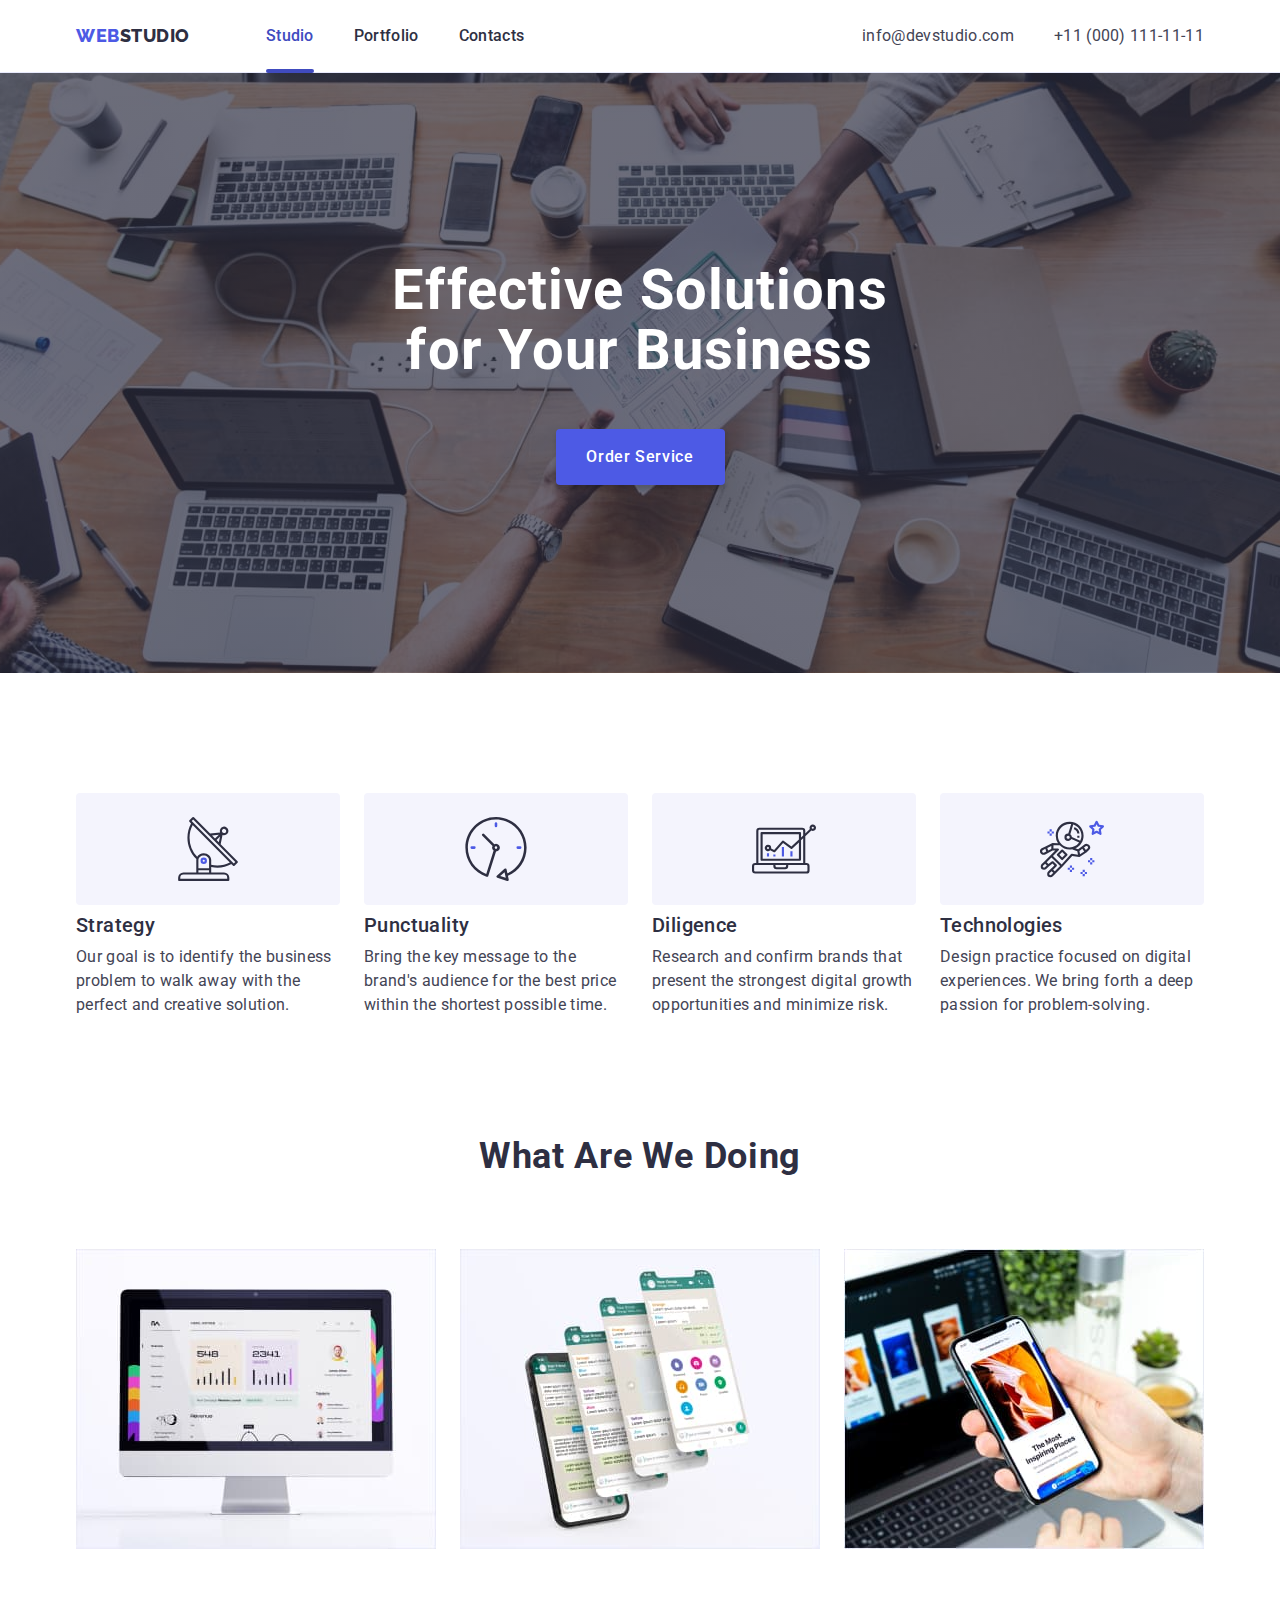
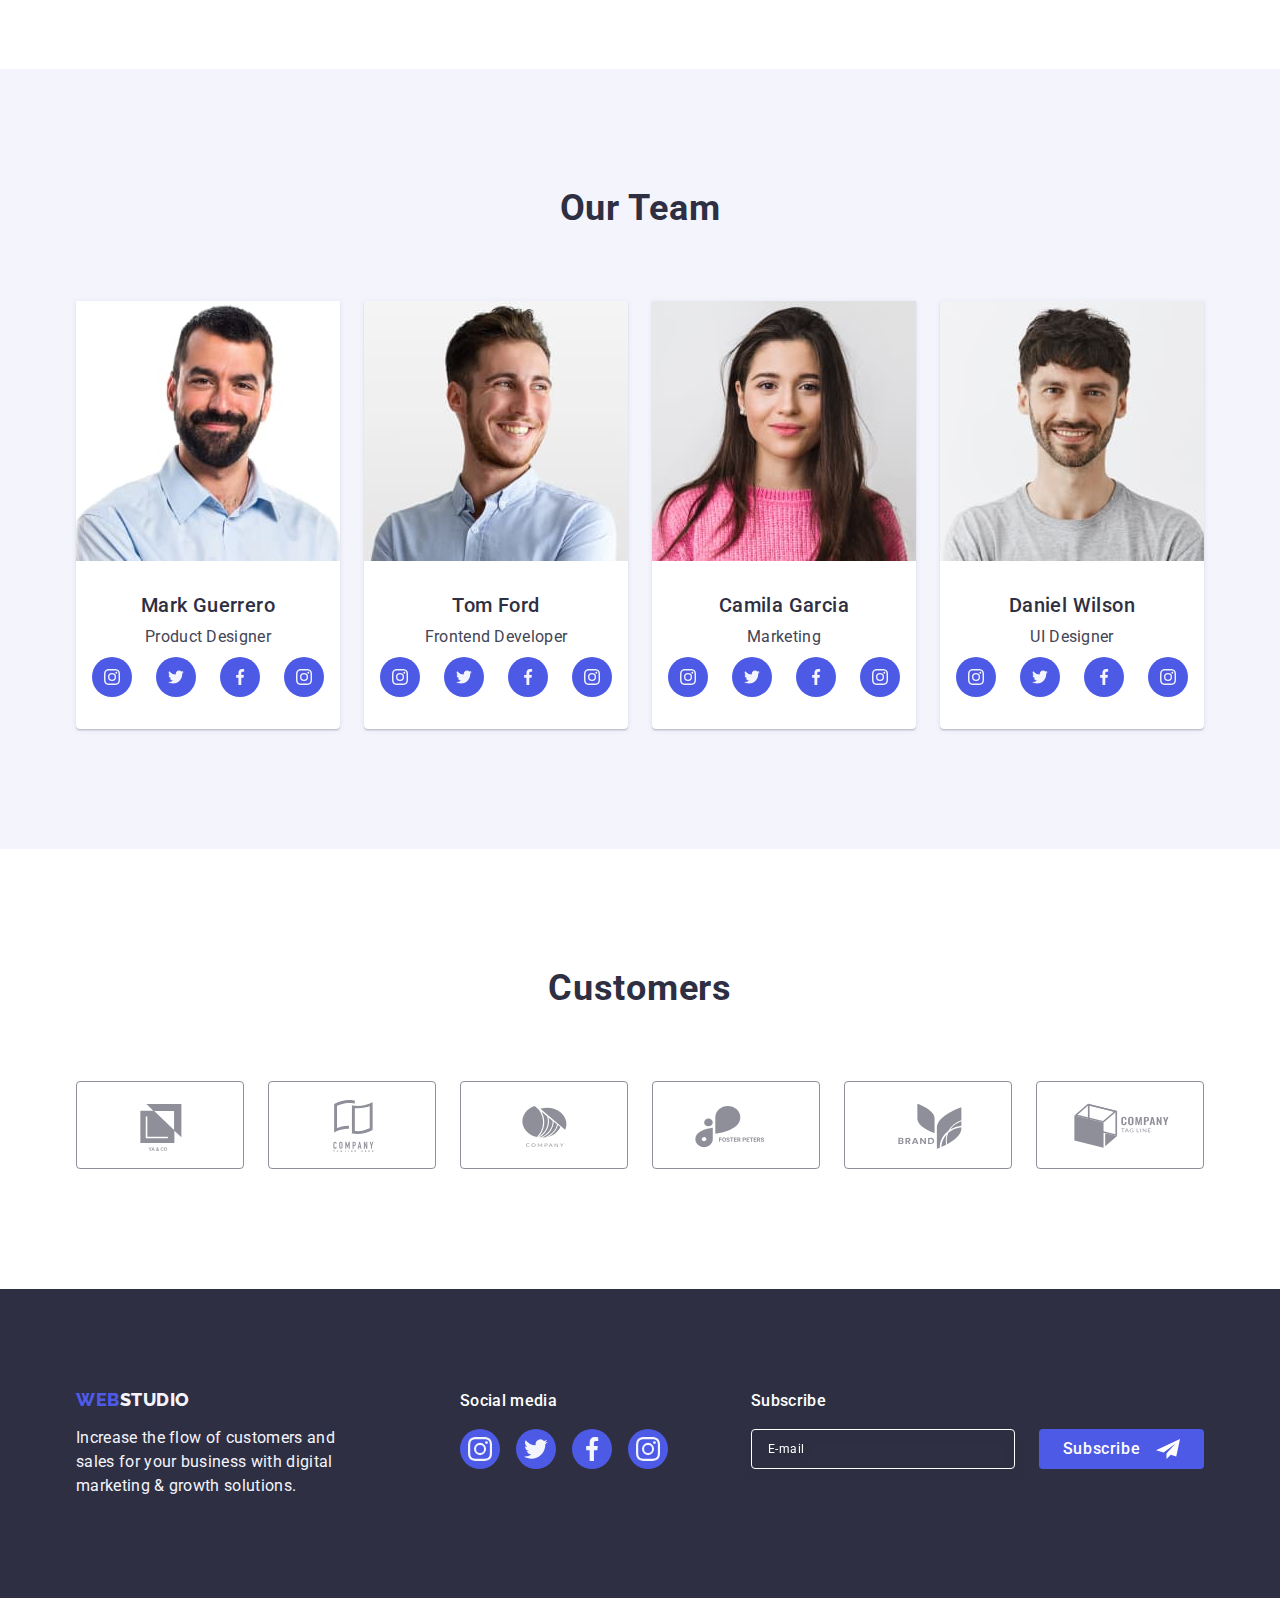
<file: index.html>
<!DOCTYPE html>
<html lang="en">
  <head>
    <meta charset="UTF-8" />
    <meta http-equiv="X-UA-Compatible" content="IE=edge" />
    <meta name="viewport" content="width=device-width, initial-scale=1.0" />
    <title>WEBSTUDIO</title>

    <link rel="preconnect" href="https://fonts.googleapis.com" />
    <link rel="preconnect" href="https://fonts.gstatic.com" crossorigin />
    <link
      href="https://fonts.googleapis.com/css2?family=Raleway:wght@800&family=Roboto:wght@400;500;700;900&display=swap"
      rel="stylesheet"
    />

    <link
      rel="stylesheet"
      href="https://cdnjs.cloudflare.com/ajax/libs/modern-normalize/2.0.0/modern-normalize.min.css"
    />
    <link rel="stylesheet" href="./css/styles.css" />
  </head>

  <body>
    <!-- HEADER  -->
    <header class="header">
      <div class="container header-container">
        <nav class="nav-container">
          <a href="./index.html" class="logo link"
            >Web<span class="header-logo">Studio</span></a
          >
          <ul class="list nav-menu">
            <li class="nav-item">
              <a href="./index.html" class="nav-link link current-page"
                >Studio</a
              >
            </li>
            <li class="nav-item">
              <a href="./portfolio.html" class="nav-link link">Portfolio</a>
            </li>
            <li class="nav-item">
              <a href="" class="nav-link link">Contacts</a>
            </li>
          </ul>
        </nav>
        <address class="contact-info">
          <ul class="list contact-list">
            <li>
              <a href="mailto:info@devstudio.com" class="contact-item link"
                >info@devstudio.com</a
              >
            </li>
            <li>
              <a href="tel:+110001111111" class="contact-item link"
                >+11 (000) 111-11-11</a
              >
            </li>
          </ul>
        </address>
      </div>
    </header>
    <main>
      <!-- HERO -->
      <section class="hero">
        <div class="container">
          <h1 class="hero-title">Effective Solutions for Your Business</h1>
          <button type="button" class="hero-button" data-modal-open>
            Order Service
          </button>
        </div>
      </section>
      <!-- FEATURES  -->
      <section class="features section">
        <div class="container">
          <h2 class="features-title section-title visually-hidden">Features</h2>
          <ul class="list features-container">
            <li class="features-card">
              <div class="features-card-image">
                <svg width="64" height="64">
                  <use href="./images/icons.svg#icon-antenna"></use>
                </svg>
              </div>
              <h3 class="features-subtitle subtitle">Strategy</h3>
              <p class="features-text text">
                Our goal is to identify the business problem to walk away with
                the perfect and creative solution.
              </p>
            </li>
            <li class="features-card">
              <div class="features-card-image">
                <svg width="64" height="64">
                  <use href="./images/icons.svg#icon-clock"></use>
                </svg>
              </div>
              <h3 class="features-subtitle subtitle">Punctuality</h3>
              <p class="features-text text">
                Bring the key message to the brand's audience for the best price
                within the shortest possible time.
              </p>
            </li>
            <li class="features-card">
              <div class="features-card-image">
                <svg width="64" height="64">
                  <use href="./images/icons.svg#icon-diagram"></use>
                </svg>
              </div>
              <h3 class="features-subtitle subtitle">Diligence</h3>
              <p class="features-text text">
                Research and confirm brands that present the strongest digital
                growth opportunities and minimize risk.
              </p>
            </li>
            <li class="features-card">
              <div class="features-card-image">
                <svg width="64" height="64">
                  <use href="./images/icons.svg#icon-astronaut"></use>
                </svg>
              </div>
              <h3 class="features-subtitle subtitle">Technologies</h3>
              <p class="features-text text">
                Design practice focused on digital experiences. We bring forth a
                deep passion for problem-solving.
              </p>
            </li>
          </ul>
        </div>
      </section>
      <!-- SERVICES -->
      <section class="services section">
        <div class="container">
          <h2 class="services-title section-title">What are we doing</h2>
          <ul class="list services-list">
            <li class="services-item">
              <img
                src="./images/services/computer.jpg"
                alt="Computer monitor"
                width="360"
              />
            </li>
            <li class="services-item">
              <img
                src="./images/services/apps.jpg"
                alt="Phone apps"
                width="360"
              />
            </li>
            <li class="services-item">
              <img
                src="./images/services/phone.jpg"
                alt="Someone hold the phone"
                width="360"
              />
            </li>
          </ul>
        </div>
      </section>
      <!-- OUR TEAM  -->
      <section class="our-team section">
        <div class="container">
          <h2 class="our-team-title section-title">Our Team</h2>
          <ul class="list our-team-list">
            <li class="member-card">
              <img
                src="./images/our-team/mark-guerrero.jpg"
                alt="Team member Mark Guerrero"
                width="264"
              />
              <div class="team-card-text">
                <h3 class="subtitle our-team-subtitle">Mark Guerrero</h3>
                <p class="text our-team-text">Product Designer</p>
                <ul class="list social-media-list">
                  <li class="social-media-item">
                    <a
                      class="link social-media-link"
                      href=""
                      target="_blank"
                      rel="noreferrer noopener"
                    >
                      <svg class="social-media-icon" width="16" height="16">
                        <use href="./images/icons.svg#icon-instagram"></use>
                      </svg>
                    </a>
                  </li>
                  <li class="social-media-item">
                    <a
                      class="link social-media-link"
                      href=""
                      target="_blank"
                      rel="noreferrer noopener"
                    >
                      <svg class="social-media-icon" width="16" height="16">
                        <use href="./images/icons.svg#icon-twitter"></use>
                      </svg>
                    </a>
                  </li>
                  <li class="social-media-item">
                    <a
                      class="link social-media-link"
                      href=""
                      target="_blank"
                      rel="noreferrer noopener"
                    >
                      <svg class="social-media-icon" width="16" height="16">
                        <use href="./images/icons.svg#icon-facebook"></use>
                      </svg>
                    </a>
                  </li>
                  <li class="social-media-item">
                    <a
                      class="link social-media-link"
                      href=""
                      target="_blank"
                      rel="noreferrer noopener"
                    >
                      <svg class="social-media-icon" width="16" height="16">
                        <use href="./images/icons.svg#icon-instagram"></use>
                      </svg>
                    </a>
                  </li>
                </ul>
              </div>
            </li>
            <li class="member-card">
              <img
                src="./images/our-team/tom-ford.jpg"
                alt="Team member Tom Ford"
                width="264"
              />
              <div class="team-card-text">
                <h3 class="subtitle our-team-subtitle">Tom Ford</h3>
                <p class="text our-team-text">Frontend Developer</p>
                <ul class="list social-media-list">
                  <li class="social-media-item">
                    <a
                      class="link social-media-link"
                      href=""
                      target="_blank"
                      rel="noreferrer noopener"
                    >
                      <svg class="social-media-icon" width="16" height="16">
                        <use href="./images/icons.svg#icon-instagram"></use>
                      </svg>
                    </a>
                  </li>
                  <li class="social-media-item">
                    <a
                      class="link social-media-link"
                      href=""
                      target="_blank"
                      rel="noreferrer noopener"
                    >
                      <svg class="social-media-icon" width="16" height="16">
                        <use href="./images/icons.svg#icon-twitter"></use>
                      </svg>
                    </a>
                  </li>
                  <li class="social-media-item">
                    <a
                      class="link social-media-link"
                      href=""
                      target="_blank"
                      rel="noreferrer noopener"
                    >
                      <svg class="social-media-icon" width="16" height="16">
                        <use href="./images/icons.svg#icon-facebook"></use>
                      </svg>
                    </a>
                  </li>
                  <li class="social-media-item">
                    <a
                      class="link social-media-link"
                      href=""
                      target="_blank"
                      rel="noreferrer noopener"
                    >
                      <svg class="social-media-icon" width="16" height="16">
                        <use href="./images/icons.svg#icon-instagram"></use>
                      </svg>
                    </a>
                  </li>
                </ul>
              </div>
            </li>
            <li class="member-card">
              <img
                src="./images/our-team/camila-garcia.jpg"
                alt="Team member Camila Garcia"
                width="264"
              />
              <div class="team-card-text">
                <h3 class="subtitle our-team-subtitle">Camila Garcia</h3>
                <p class="text our-team-text">Marketing</p>
                <ul class="list social-media-list">
                  <li class="social-media-item">
                    <a
                      class="link social-media-link"
                      href=""
                      target="_blank"
                      rel="noreferrer noopener"
                    >
                      <svg class="social-media-icon" width="16" height="16">
                        <use href="./images/icons.svg#icon-instagram"></use>
                      </svg>
                    </a>
                  </li>
                  <li class="social-media-item">
                    <a
                      class="link social-media-link"
                      href=""
                      target="_blank"
                      rel="noreferrer noopener"
                    >
                      <svg class="social-media-icon" width="16" height="16">
                        <use href="./images/icons.svg#icon-twitter"></use>
                      </svg>
                    </a>
                  </li>
                  <li class="social-media-item">
                    <a
                      class="link social-media-link"
                      href=""
                      target="_blank"
                      rel="noreferrer noopener"
                    >
                      <svg class="social-media-icon" width="16" height="16">
                        <use href="./images/icons.svg#icon-facebook"></use>
                      </svg>
                    </a>
                  </li>
                  <li class="social-media-item">
                    <a
                      class="link social-media-link"
                      href=""
                      target="_blank"
                      rel="noreferrer noopener"
                    >
                      <svg class="social-media-icon" width="16" height="16">
                        <use href="./images/icons.svg#icon-instagram"></use>
                      </svg>
                    </a>
                  </li>
                </ul>
              </div>
            </li>
            <li class="member-card">
              <img
                src="./images/our-team/daniel-wilson.jpg"
                alt="Team member Daniel Wilson"
                width="264"
              />
              <div class="team-card-text">
                <h3 class="subtitle our-team-subtitle">Daniel Wilson</h3>
                <p class="text our-team-text">UI Designer</p>
                <ul class="list social-media-list">
                  <li class="social-media-item">
                    <a
                      class="link social-media-link"
                      href=""
                      target="_blank"
                      rel="noreferrer noopener"
                    >
                      <svg class="social-media-icon" width="16" height="16">
                        <use href="./images/icons.svg#icon-instagram"></use>
                      </svg>
                    </a>
                  </li>
                  <li class="social-media-item">
                    <a
                      class="link social-media-link"
                      href=""
                      target="_blank"
                      rel="noreferrer noopener"
                    >
                      <svg class="social-media-icon" width="16" height="16">
                        <use href="./images/icons.svg#icon-twitter"></use>
                      </svg>
                    </a>
                  </li>
                  <li class="social-media-item">
                    <a
                      class="link social-media-link"
                      href=""
                      target="_blank"
                      rel="noreferrer noopener"
                    >
                      <svg class="social-media-icon" width="16" height="16">
                        <use href="./images/icons.svg#icon-facebook"></use>
                      </svg>
                    </a>
                  </li>
                  <li class="social-media-item">
                    <a
                      class="link social-media-link"
                      href=""
                      target="_blank"
                      rel="noreferrer noopener"
                    >
                      <svg class="social-media-icon" width="16" height="16">
                        <use href="./images/icons.svg#icon-instagram"></use>
                      </svg>
                    </a>
                  </li>
                </ul>
              </div>
            </li>
          </ul>
        </div>
      </section>

      <!-- CUSTOMERS  -->
      <section class="customers section">
        <div class="container">
          <h2 class="section-title customers-section-title">Customers</h2>
          <ul class="list cutomers-list">
            <li class="cutomer-list-card">
              <a
                class="link cutomer-list-item"
                href=""
                target="_blank"
                rel="noreferrer noopener"
              >
                <svg class="customers-icon-logo" width="104" height="56">
                  <use href="./images/icons.svg#icon-customer-logo-1"></use>
                </svg>
              </a>
            </li>
            <li class="cutomer-list-card">
              <a
                class="link cutomer-list-item"
                href=""
                target="_blank"
                rel="noreferrer noopener"
              >
                <svg class="customers-icon-logo" width="104" height="56">
                  <use href="./images/icons.svg#icon-customer-logo-2"></use>
                </svg>
              </a>
            </li>
            <li class="cutomer-list-card">
              <a
                class="link cutomer-list-item"
                href=""
                target="_blank"
                rel="noreferrer noopener"
              >
                <svg class="customers-icon-logo" width="104" height="56">
                  <use href="./images/icons.svg#icon-customer-logo-3"></use>
                </svg>
              </a>
            </li>
            <li class="cutomer-list-card">
              <a
                class="link cutomer-list-item"
                href=""
                target="_blank"
                rel="noreferrer noopener"
              >
                <svg class="customers-icon-logo" width="104" height="56">
                  <use href="./images/icons.svg#icon-customer-logo-4"></use>
                </svg>
              </a>
            </li>
            <li class="cutomer-list-card">
              <a
                class="link cutomer-list-item"
                href=""
                target="_blank"
                rel="noreferrer noopener"
              >
                <svg class="customers-icon-logo" width="104" height="56">
                  <use href="./images/icons.svg#icon-customer-logo-5"></use>
                </svg>
              </a>
            </li>
            <li class="cutomer-list-card">
              <a
                class="link cutomer-list-item"
                href=""
                target="_blank"
                rel="noreferrer noopener"
              >
                <svg class="customers-icon-logo" width="104" height="56">
                  <use href="./images/icons.svg#icon-customer-logo-6"></use>
                </svg>
              </a>
            </li>
          </ul>
        </div>
      </section>
    </main>
    <!-- FOOTER  -->
    <footer class="footer">
      <div class="container footer-container">
        <div class="footer-wrap">
          <a href="./index.html" class="logo link"
            >Web<span class="footer-logo">Studio</span></a
          >
          <p class="footer-text">
            Increase the flow of customers and sales for your business with
            digital marketing & growth solutions.
          </p>
        </div>
        <div class="social-media-wrap">
          <p class="footer-title-sm">Social media</p>
          <ul class="list social-media-list">
            <li class="social-media-item">
              <a
                class="link social-media-link"
                href=""
                target="_blank"
                rel="noreferrer noopener"
              >
                <svg class="social-media-icon" width="24" height="24">
                  <use href="./images/icons.svg#icon-instagram"></use>
                </svg>
              </a>
            </li>
            <li class="social-media-item">
              <a
                class="link social-media-link"
                href=""
                target="_blank"
                rel="noreferrer noopener"
              >
                <svg class="social-media-icon" width="24" height="24">
                  <use href="./images/icons.svg#icon-twitter"></use>
                </svg>
              </a>
            </li>
            <li class="social-media-item">
              <a
                class="link social-media-link"
                href=""
                target="_blank"
                rel="noreferrer noopener"
              >
                <svg class="social-media-icon" width="24" height="24">
                  <use href="./images/icons.svg#icon-facebook"></use>
                </svg>
              </a>
            </li>
            <li class="social-media-item">
              <a
                class="link social-media-link"
                href=""
                target="_blank"
                rel="noreferrer noopener"
              >
                <svg class="social-media-icon" width="24" height="24">
                  <use href="./images/icons.svg#icon-instagram"></use>
                </svg>
              </a>
            </li>
          </ul>
        </div>
        <div class="subscribe-wrap">
          <p class="subscribe-title">Subscribe</p>
          <form class="subscribe-form">
            <label class="subscribe-label">
              <input
                type="email"
                name="subscribe-email"
                class="subscribe-input"
                placeholder="E-mail"
              />
            </label>
            <button type="submit" class="subscribe-button">
              Subscribe
              <svg class="subscribe-button-icon" width="24" height="24">
                <use href="./images/icons.svg#icon-subscribe"></use>
              </svg>
            </button>
          </form>
        </div>
      </div>
    </footer>

    <!-- MODAL WINDOW -->

    <div class="backdrop is-hidden" data-modal>
      <div class="modal">
        <button type="button" class="modal-close-button" data-modal-close>
          <svg class="modal-close-icon" width="8" height="8">
            <use href="./images/icons.svg#icon-close"></use>
          </svg>
        </button>

        <p class="modal-title">Leave your contacts and we will call you back</p>
        <form class="modal-form">
          <div class="modal-field">
            <label for="user-name" class="input-label">Name </label>
            <div class="modal-input-wrap">
              <input
                id="user-name"
                name="user-name"
                type="text"
                class="modal-input"
                required
                minlength="2"
              />
              <svg class="modal-input-icon" width="18" height="24">
                <use href="./images/icons.svg#icon-person"></use>
              </svg>
            </div>
          </div>
          <div class="modal-field">
            <label for="user-phone" class="input-label">Phone </label>
            <div class="modal-input-wrap">
              <input
                id="user-phone"
                name="user-phone"
                type="tel"
                class="modal-input"
                required
              />
              <svg class="modal-input-icon" width="18" height="24">
                <use href="./images/icons.svg#icon-phone"></use>
              </svg>
            </div>
          </div>
          <div class="modal-field">
            <label for="user-email" class="input-label">Email </label>
            <div class="modal-input-wrap">
              <input
                id="user-email"
                name="user-email"
                type="email"
                class="modal-input"
                required
              />
              <svg class="modal-input-icon" width="18" height="24">
                <use href="./images/icons.svg#icon-email"></use>
              </svg>
            </div>
          </div>

          <div class="comment-area-field">
            <label for="user-comment" class="input-label">Comment</label>
            <textarea
              name="user-comment"
              id="user-comment"
              class="comment-area"
              placeholder="Text input"
            ></textarea>
          </div>
          <div class="policy-acceptation-wrap">
            <input
              id="user-privacy"
              name="user-privacy"
              type="checkbox"
              value="true"
              class="checkbox visually-hidden"
              required
            />
            <label for="user-privacy" class="checkbox-label"
              ><span class="checkbox-designed">
                <svg class="" width="10" height="8">
                  <use
                    href="./images/icons.svg#icon-check-mark"
                  ></use></svg></span
              >I accept the terms and conditions of the
              <a href="" class="policy-link">Privacy Policy</a>
            </label>
          </div>
          <button type="submit" class="modal-submit-button">Send</button>
        </form>
      </div>
    </div>

    <script src="./js/modal.js"></script>
  </body>
</html>
</file>
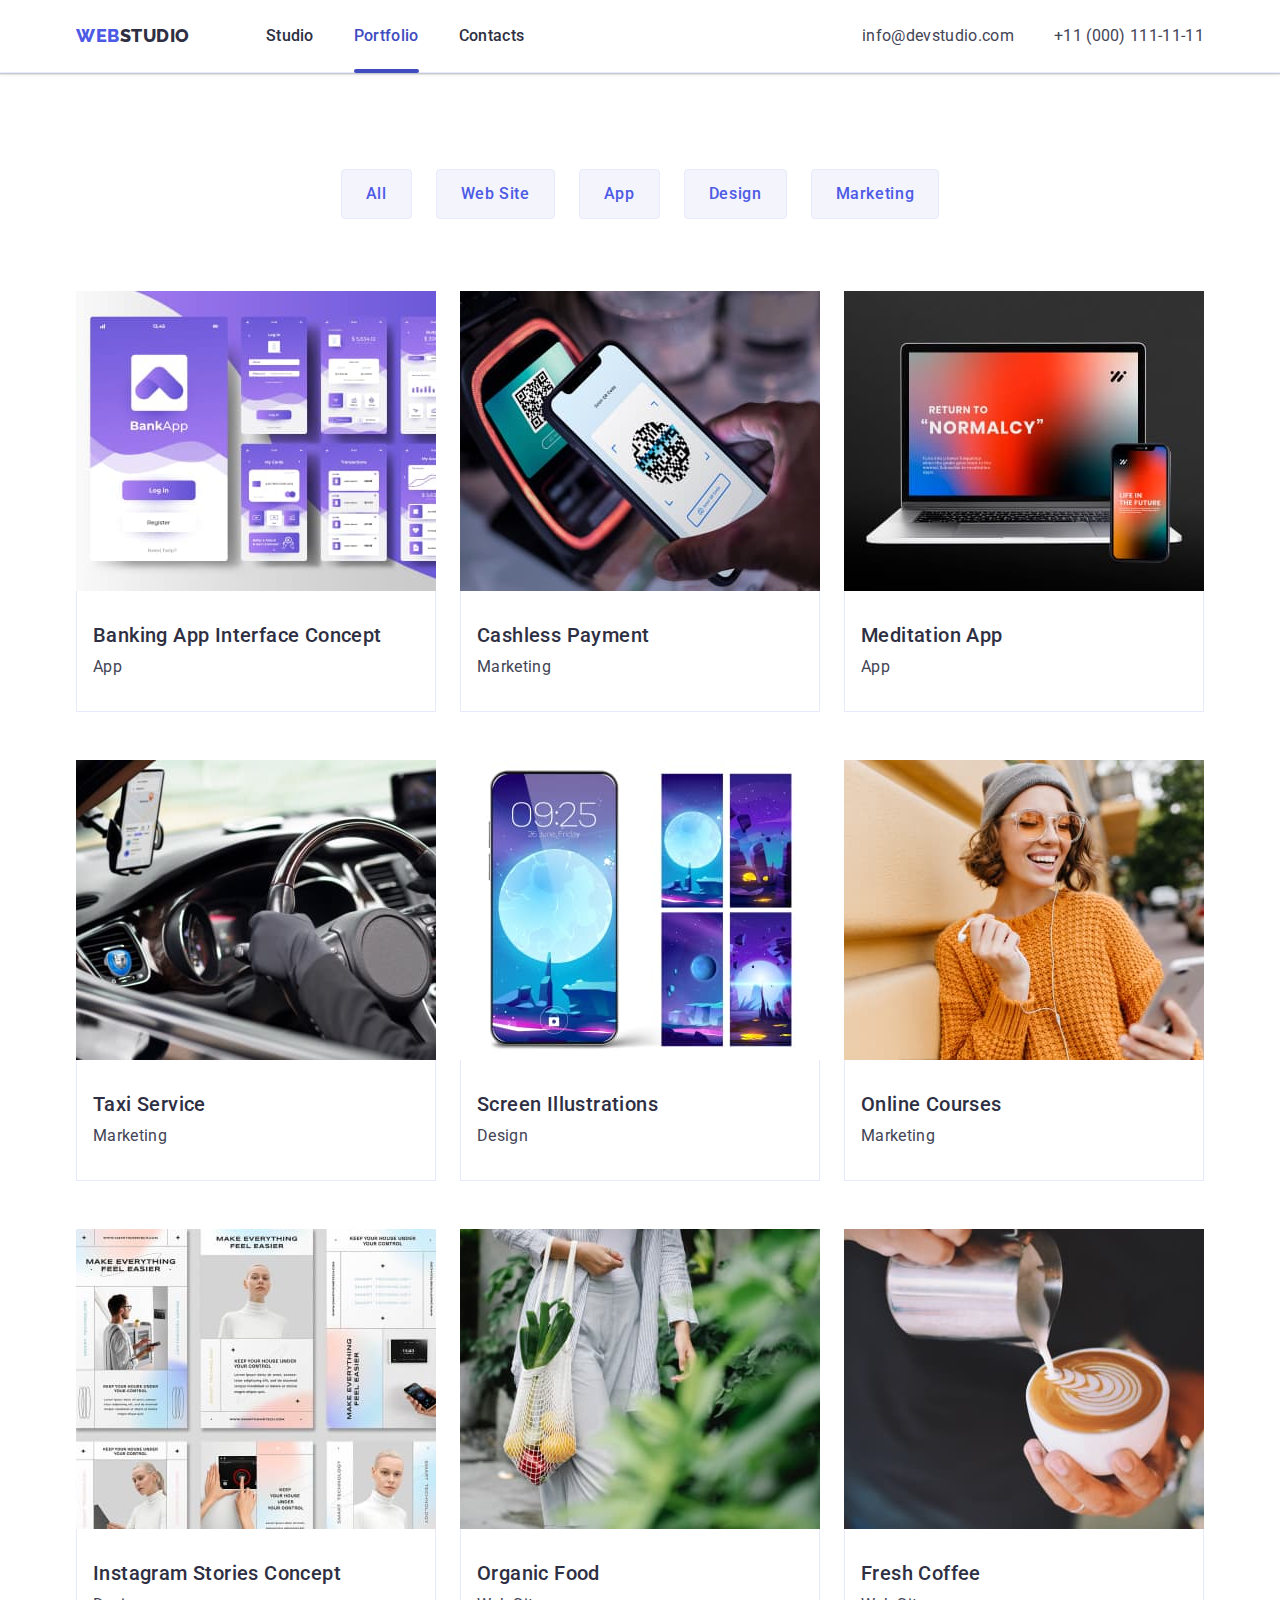
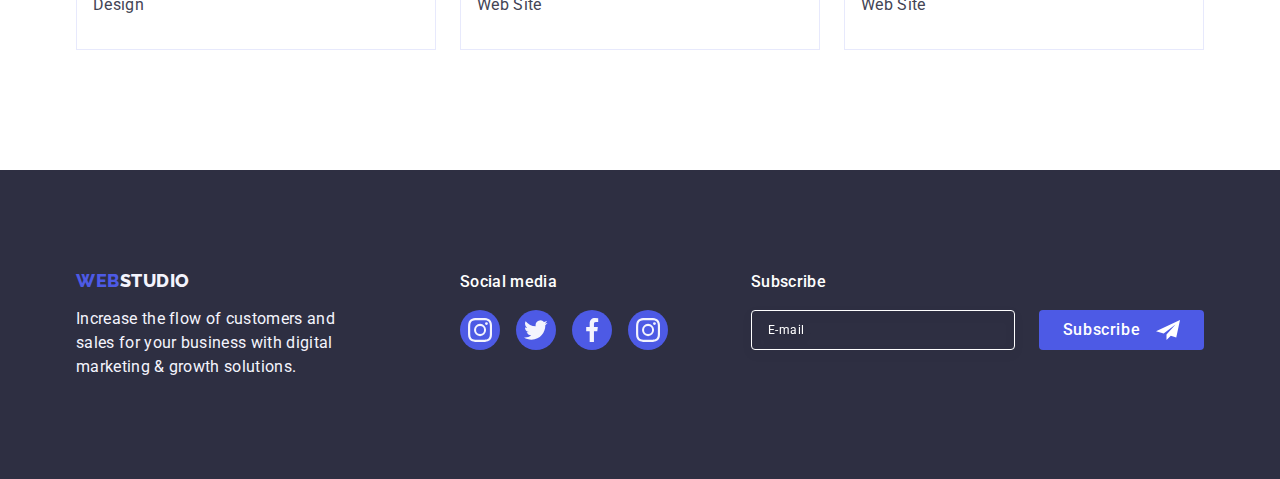
<file: portfolio.html>
<!DOCTYPE html>
<html lang="en">
  <head>
    <meta charset="UTF-8" />
    <meta http-equiv="X-UA-Compatible" content="IE=edge" />
    <meta name="viewport" content="width=device-width, initial-scale=1.0" />
    <title>Portfolio</title>

    <link rel="preconnect" href="https://fonts.googleapis.com" />
    <link rel="preconnect" href="https://fonts.gstatic.com" crossorigin />
    <link
      href="https://fonts.googleapis.com/css2?family=Raleway:wght@800&family=Roboto:wght@400;500;700;900&display=swap"
      rel="stylesheet"
    />

    <link
      rel="stylesheet"
      href="https://cdnjs.cloudflare.com/ajax/libs/modern-normalize/2.0.0/modern-normalize.min.css"
    />

    <link rel="stylesheet" href="./css/styles.css" />
  </head>
  <body>
    <!-- HEADER  -->
    <header class="header">
      <div class="container header-container">
        <nav class="nav-container">
          <a href="./index.html" class="logo link"
            >Web<span class="header-logo">Studio</span></a
          >
          <ul class="list nav-menu">
            <li class="nav-item">
              <a href="./index.html" class="nav-link link">Studio</a>
            </li>
            <li class="nav-item">
              <a href="./portfolio.html" class="nav-link link current-page"
                >Portfolio</a
              >
            </li>
            <li class="nav-item">
              <a href="" class="nav-link link">Contacts</a>
            </li>
          </ul>
        </nav>
        <address class="contact-info">
          <ul class="list contact-list">
            <li>
              <a href="mailto:info@devstudio.com" class="contact-item link"
                >info@devstudio.com</a
              >
            </li>
            <li>
              <a href="tel:+110001111111" class="contact-item link"
                >+11 (000) 111-11-11</a
              >
            </li>
          </ul>
        </address>
      </div>
    </header>
    <!-- MAIN CONTENT  -->
    <main>
      <section class="portfolio-section">
        <div class="container">
          <h1 class="visually-hidden">Portfolio</h1>
          <ul class="list filters-container">
            <li><button type="button" class="filter-buttom">All</button></li>
            <li>
              <button type="button" class="filter-buttom">Web Site</button>
            </li>
            <li><button type="button" class="filter-buttom">App</button></li>
            <li><button type="button" class="filter-buttom">Design</button></li>
            <li>
              <button type="button" class="filter-buttom">Marketing</button>
            </li>
          </ul>

          <ul class="list portfolio-container">
            <li class="portfolio-card">
              <a href="" class="portfolio-card-link link">
                <div class="portfolio-card-overlay-box">
                  <img
                    src="./images/portfolio/banking-app.jpg"
                    alt="Banking App Interface"
                    width="360"
                    height="300"
                  />
                  <p class="portfolio-card-overlay text">
                    14 Stylish and User-Friendly App Design Concepts · Task
                    Manager App · Calorie Tracker App · Exotic Fruit Ecommerce
                    App · Cloud Storage App
                  </p>
                </div>
                <div class="portfolio-card-text">
                  <h2 class="subtitle">Banking App Interface Concept</h2>
                  <p class="text">App</p>
                </div>
              </a>
            </li>
            <li class="portfolio-card">
              <a href="" class="portfolio-card-link link">
                <div class="portfolio-card-overlay-box">
                  <img
                    src="./images/portfolio/cashless-payment.jpg"
                    alt="Cashless payment by phone"
                    width="360"
                    height="300"
                  />
                  <p class="portfolio-card-overlay text">
                    14 Stylish and User-Friendly App Design Concepts · Task
                    Manager App · Calorie Tracker App · Exotic Fruit Ecommerce
                    App · Cloud Storage App
                  </p>
                </div>

                <div class="portfolio-card-text">
                  <h2 class="subtitle">Cashless Payment</h2>
                  <p class="text">Marketing</p>
                </div>
              </a>
            </li>
            <li class="portfolio-card">
              <a href="" class="portfolio-card-link link">
                <div class="portfolio-card-overlay-box">
                  <img
                    src="./images/portfolio/meditation-app.jpg"
                    alt="Meditation app"
                    width="360"
                    height="300"
                  />
                  <p class="portfolio-card-overlay text">
                    14 Stylish and User-Friendly App Design Concepts · Task
                    Manager App · Calorie Tracker App · Exotic Fruit Ecommerce
                    App · Cloud Storage App
                  </p>
                </div>
                <div class="portfolio-card-text">
                  <h2 class="subtitle">Meditation App</h2>
                  <p class="text">App</p>
                </div>
              </a>
            </li>
            <li class="portfolio-card">
              <a href="" class="portfolio-card-link link">
                <div class="portfolio-card-overlay-box">
                  <img
                    src="./images/portfolio/taxi-service.jpg"
                    alt="car"
                    width="360"
                    height="300"
                  />
                  <p class="portfolio-card-overlay text">
                    14 Stylish and User-Friendly App Design Concepts · Task
                    Manager App · Calorie Tracker App · Exotic Fruit Ecommerce
                    App · Cloud Storage App
                  </p>
                </div>
                <div class="portfolio-card-text">
                  <h2 class="subtitle">Taxi Service</h2>
                  <p class="text">Marketing</p>
                </div>
              </a>
            </li>
            <li class="portfolio-card">
              <a href="" class="portfolio-card-link link">
                <div class="portfolio-card-overlay-box">
                  <img
                    src="./images/portfolio/screen-illustrations.jpg"
                    alt="Phone screens"
                    width="360"
                    height="300"
                  />
                  <p class="portfolio-card-overlay text">
                    14 Stylish and User-Friendly App Design Concepts · Task
                    Manager App · Calorie Tracker App · Exotic Fruit Ecommerce
                    App · Cloud Storage App
                  </p>
                </div>
                <div class="portfolio-card-text">
                  <h2 class="subtitle">Screen Illustrations</h2>
                  <p class="text">Design</p>
                </div>
              </a>
            </li>
            <li class="portfolio-card">
              <a href="" class="portfolio-card-link link">
                <div class="portfolio-card-overlay-box">
                  <img
                    src="./images/portfolio/online-courses.jpg"
                    alt="Young girl"
                    width="360"
                    height="300"
                  />
                  <p class="portfolio-card-overlay text">
                    14 Stylish and User-Friendly App Design Concepts · Task
                    Manager App · Calorie Tracker App · Exotic Fruit Ecommerce
                    App · Cloud Storage App
                  </p>
                </div>
                <div class="portfolio-card-text">
                  <h2 class="subtitle">Online Courses</h2>
                  <p class="text">Marketing</p>
                </div>
              </a>
            </li>
            <li class="portfolio-card">
              <a href="" class="portfolio-card-link link">
                <div class="portfolio-card-overlay-box">
                  <img
                    src="./images/portfolio/instagram-stories.jpg"
                    alt="Instagram stories makets"
                    width="360"
                    height="300"
                  />
                  <p class="portfolio-card-overlay text">
                    14 Stylish and User-Friendly App Design Concepts · Task
                    Manager App · Calorie Tracker App · Exotic Fruit Ecommerce
                    App · Cloud Storage App
                  </p>
                </div>
                <div class="portfolio-card-text">
                  <h2 class="subtitle">Instagram Stories Concept</h2>
                  <p class="text">Design</p>
                </div>
              </a>
            </li>
            <li class="portfolio-card">
              <a href="" class="portfolio-card-link link">
                <div class="portfolio-card-overlay-box">
                  <img
                    src="./images/portfolio/organic-food.jpg"
                    alt="Bag with wegetables"
                    width="360"
                    height="300"
                  />
                  <p class="portfolio-card-overlay text">
                    14 Stylish and User-Friendly App Design Concepts · Task
                    Manager App · Calorie Tracker App · Exotic Fruit Ecommerce
                    App · Cloud Storage App
                  </p>
                </div>
                <div class="portfolio-card-text">
                  <h2 class="subtitle">Organic Food</h2>
                  <p class="text">Web Site</p>
                </div>
              </a>
            </li>
            <li class="portfolio-card">
              <a href="" class="portfolio-card-link link">
                <div class="portfolio-card-overlay-box">
                  <img
                    src="./images/portfolio/coffee.jpg"
                    alt="Cup of coffee"
                    width="360"
                    height="300"
                  />
                  <p class="portfolio-card-overlay text">
                    14 Stylish and User-Friendly App Design Concepts · Task
                    Manager App · Calorie Tracker App · Exotic Fruit Ecommerce
                    App · Cloud Storage App
                  </p>
                </div>
                <div class="portfolio-card-text">
                  <h2 class="subtitle">Fresh Coffee</h2>
                  <p class="text">Web Site</p>
                </div>
              </a>
            </li>
          </ul>
        </div>
      </section>
    </main>

    <!-- FOOTER  -->
    <footer class="footer">
      <div class="container footer-container">
        <div class="footer-wrap">
          <a href="./index.html" class="logo link"
            >Web<span class="footer-logo">Studio</span></a
          >
          <p class="footer-text">
            Increase the flow of customers and sales for your business with
            digital marketing & growth solutions.
          </p>
        </div>
        <div class="social-media-wrap">
          <p class="footer-title-sm">Social media</p>
          <ul class="list social-media-list">
            <li class="social-media-item">
              <a
                class="link social-media-link"
                href=""
                target="_blank"
                rel="noreferrer noopener"
              >
                <svg class="social-media-icon" width="24" height="24">
                  <use href="./images/icons.svg#icon-instagram"></use>
                </svg>
              </a>
            </li>
            <li class="social-media-item">
              <a
                class="link social-media-link"
                href=""
                target="_blank"
                rel="noreferrer noopener"
              >
                <svg class="social-media-icon" width="24" height="24">
                  <use href="./images/icons.svg#icon-twitter"></use>
                </svg>
              </a>
            </li>
            <li class="social-media-item">
              <a
                class="link social-media-link"
                href=""
                target="_blank"
                rel="noreferrer noopener"
              >
                <svg class="social-media-icon" width="24" height="24">
                  <use href="./images/icons.svg#icon-facebook"></use>
                </svg>
              </a>
            </li>
            <li class="social-media-item">
              <a
                class="link social-media-link"
                href=""
                target="_blank"
                rel="noreferrer noopener"
              >
                <svg class="social-media-icon" width="24" height="24">
                  <use href="./images/icons.svg#icon-instagram"></use>
                </svg>
              </a>
            </li>
          </ul>
        </div>
        <div class="subscribe-wrap">
          <p class="subscribe-title">Subscribe</p>
          <form class="subscribe-form">
            <label class="subscribe-label">
              <input
                type="email"
                name="subscribe-email"
                class="subscribe-input"
                placeholder="E-mail"
              />
            </label>
            <button type="submit" class="subscribe-button">
              Subscribe
              <svg class="subscribe-button-icon" width="24" height="24">
                <use href="./images/icons.svg#icon-subscribe"></use>
              </svg>
            </button>
          </form>
        </div>
      </div>
    </footer>
  </body>
</html>
</file>
<file: css/styles.css>
:root {
  --brand-color-dark: #2e2f42;
  --text-color: #434455;
  --accent-color: #404bbf;
  --white-color: #ffffff;
  --brand-color-light: #f4f4fd;
  --logo-color: #4d5ae5;
  --animation-timing: 250ms cubic-bezier(0.4, 0, 0.2, 1);
}

body {
  font-family: "Roboto", sans-serif;
  color: var(--text-color);
  background-color: var(--white-color);
}

h1,
h2,
h3,
h4,
p {
  margin: 0;
}

ul,
ol {
  margin: 0;
  padding: 0;
}

img {
  display: block;
}

.list {
  list-style: none;
}

.link {
  text-decoration: none;
  font-family: inherit;
}

.container {
  width: 1158px;
  padding-left: 15px;
  padding-right: 15px;
  margin-left: auto;
  margin-right: auto;
}

.section {
  padding: 120px 0;
}

.visually-hidden {
  position: absolute;
  white-space: nowrap;
  width: 1px;
  height: 1px;
  overflow: hidden;
  border: 0;
  padding: 0;
  clip: rect(0 0 0 0);
  clip-path: inset(50%);
  margin: -1px;
}

.section-title {
  margin-bottom: 72px;

  font-style: normal;
  font-weight: 700;
  font-size: 36px;
  line-height: 1.11;
  text-align: center;
  letter-spacing: 0.02em;
  text-transform: capitalize;
  color: var(--brand-color-dark);
}

.subtitle {
  margin-bottom: 8px;

  font-style: normal;
  font-weight: 500;
  font-size: 20px;
  line-height: 1.2;
  letter-spacing: 0.02em;
  color: var(--brand-color-dark);
}

.text {
  font-size: 16px;
  line-height: 1.5;
  letter-spacing: 0.02em;
  color: var(--text-color);
}

/* HEADER  */
.header {
  background-color: var(--white-color);

  border-bottom: 1px solid #e7e9fc;
  box-shadow: 0px 2px 1px rgba(46, 47, 66, 0.08),
    0px 1px 1px rgba(46, 47, 66, 0.16), 0px 1px 6px rgba(46, 47, 66, 0.08);
}
.header-container {
  display: flex;
}

/* LOGO  */
.logo {
  margin-right: 76px;

  font-family: "Raleway", sans-serif;
  font-style: normal;
  font-weight: 800;
  font-size: 18px;
  line-height: 1.17;
  display: flex;
  align-items: center;
  letter-spacing: 0.03em;
  text-transform: uppercase;
  color: var(--logo-color);
}

.header-logo {
  color: var(--brand-color-dark);
}

.logo-first-part {
  color: var(--logo-color);
}

/* NAVIGATION  */
.nav-container {
  display: flex;
  align-items: center;
}

.nav-menu {
  display: flex;
  align-items: center;
  gap: 40px;
}

.nav-item {
  position: relative;
}

.nav-link {
  display: block;
  position: relative;
  padding: 24px 0;
  font-style: normal;
  font-weight: 500;
  font-size: 16px;
  line-height: 1.5;
  letter-spacing: 0.02em;
  color: var(--brand-color-dark);

  transition: color 250ms cubic-bezier(0.4, 0, 0.2, 1);
}
.nav-link.current-page {
  color: var(--accent-color);
}

.nav-link:hover,
.nav-link:focus {
  color: var(--accent-color);
}

.nav-link::after {
  content: "";

  position: absolute;
  left: 0;
  bottom: -1px;

  width: 100%;
  height: 4px;
  background-color: var(--accent-color);
  border-radius: 2px;

  opacity: 0;
  transition: opacity 250ms cubic-bezier(0.4, 0, 0.2, 1);
}

.current-page.nav-link::after {
  opacity: 1;
}

/* CONTACT  */

.contact-info {
  font-style: normal;
  margin-left: auto;
}
.contact-list {
  display: flex;
  align-items: center;
  gap: 40px;
}

.contact-item {
  display: block;
  padding: 24px 0;
  font-weight: 400;
  font-size: 16px;
  line-height: 1.5;
  letter-spacing: 0.02em;
  color: var(--text-color);

  transition: color 250ms cubic-bezier(0.4, 0, 0.2, 1);
}

.contact-item:hover,
.contact-item:focus {
  color: var(--accent-color);
}

/* ===============  MAIN PAGE =================== */

/* HERO  */
.hero {
  background-image: linear-gradient(
      rgba(46, 47, 66, 0.7),
      rgba(46, 47, 66, 0.7)
    ),
    url("../images/hero/people-office.jpg");
  background-size: cover;
  background-position: center;
  background-repeat: no-repeat;

  background-color: var(--brand-color-dark);
  max-width: 1440px;
  padding-top: 188px;
  padding-bottom: 188px;
  margin: 0 auto;
}

.hero-title {
  max-width: 496px;
  text-align: center;
  margin-bottom: 48px;
  margin-left: auto;
  margin-right: auto;

  font-style: normal;
  font-weight: 700;
  font-size: 56px;
  line-height: 1.07;
  letter-spacing: 0.02em;

  color: var(--white-color);
}

.hero-button {
  display: block;
  margin-left: auto;
  margin-right: auto;
  box-shadow: 0px 4px 4px rgba(0, 0, 0, 0.15);
  border-radius: 4px;
  border: transparent;
  min-width: 169px;
  min-height: 56px;

  font-style: normal;
  font-weight: 500;
  font-size: 16px;
  line-height: 1.5;
  letter-spacing: 0.04em;
  color: var(--white-color);
  background-color: var(--logo-color);
  cursor: pointer;

  transition: background-color 250ms cubic-bezier(0.4, 0, 0.2, 1);
}

.hero-button:hover,
.hero-button:focus {
  background-color: var(--accent-color);
}

/* FEATURES  */

.features {
  background-color: var(--white-color);
}

.features-container {
  display: flex;
  align-items: center;
  gap: 24px;
}

.features-card {
  flex-basis: calc((100% - 3 * 24px) / 4);
}

.features-card-image {
  background-color: var(--brand-color-light);
  border-radius: 4px;
  width: 100%;
  height: 112px;

  display: flex;
  align-items: center;
  justify-content: center;
  margin-bottom: 8px;
}

/* SERVICES  */
.services {
  background-color: var(--white-color);
}

.services.section {
  padding-top: 0;
}

.services-list {
  display: flex;
  gap: 24px;
}

.services-item {
  flex-basis: calc((100%-48px) / 3);
}

/* OUR TEAM  */

.our-team {
  background-color: var(--brand-color-light);
}

.our-team-list {
  display: flex;
  gap: 24px;
}

.member-card {
  flex-basis: calc((100%-24px * 3) / 4);

  box-shadow: 0px 1px 6px rgba(46, 47, 66, 0.08),
    0px 1px 1px rgba(46, 47, 66, 0.16), 0px 2px 1px rgba(46, 47, 66, 0.08);
  border-radius: 0px 0px 4px 4px;

  background-color: var(--white-color);
}

.team-card-text {
  padding: 32px 16px;
}

.our-team .subtitle {
  text-align: center;
}

.our-team .text {
  text-align: center;
  color: var(--text-color);
  margin-bottom: 8px;
}

.social-media-list {
  display: flex;
  gap: 24px;
  align-items: center;
  justify-content: center;
}

.social-media-item {
  width: 40px;
  height: 40px;
}

.social-media-link {
  display: flex;
  align-items: center;
  justify-content: center;

  width: 100%;
  height: 100%;
  background-color: #4d5ae5;
  border-radius: 50%;

  transition: background-color 250ms cubic-bezier(0.4, 0, 0.2, 1);
}

.social-media-link:hover,
.social-media-link:focus {
  background-color: #404bbf;
}

.social-media-icon {
  fill: var(--brand-color-light);
}

/* CUSTOMERS  */

.customers {
  background-color: var(--white-color);
}

.cutomers-list {
  display: flex;
  align-items: center;
  justify-content: center;
  width: 100%;
  height: 100%;

  gap: 24px;
}

.cutomer-list-card {
  flex-basis: calc((100% - 120px) / 6);
  height: 88px;
}

.cutomer-list-item {
  width: 100%;
  height: 100%;
  border: 1px solid #8e8f99;
  border-radius: 4px;
  display: flex;
  align-items: center;
  justify-content: center;
  color: #8e8f99;

  transition: color 250ms cubic-bezier(0.4, 0, 0.2, 1),
    border-color 250ms cubic-bezier(0.4, 0, 0.2, 1);
}

.cutomer-list-item:hover,
.cutomer-list-item:focus {
  border-color: var(--accent-color);
  color: var(--accent-color);
}

.customers-icon-logo {
  fill: currentColor;
}

/* / CONTENT  */

/* FOOTER  */
.footer {
  padding-top: 100px;
  padding-bottom: 100px;

  background-color: var(--brand-color-dark);
}

.footer-container {
  display: flex;
  align-items: baseline;
}

.footer-wrap {
  margin-right: 120px;
}

.footer .logo {
  display: inline-block;
  margin-bottom: 16px;
}
.footer-logo {
  color: var(--brand-color-light);
}

.footer .footer-text {
  max-width: 264px;

  font-weight: 400;
  font-size: 16px;
  line-height: 1.5;
  letter-spacing: 0.02em;
  color: var(--brand-color-light);
}

/* FOOTER SOCIAL MEDIA  */
.footer-title-sm {
  margin-bottom: 16px;

  font-style: normal;
  font-weight: 500;
  font-size: 16px;
  line-height: 1.5;
  letter-spacing: 0.02em;

  color: var(--white-color);
}

.footer .social-media-list {
  display: flex;
  gap: 16px;
  align-items: center;
  justify-content: center;
}

.footer .social-media-item {
  width: 40px;
  height: 40px;
}

.footer .social-media-link {
  display: flex;
  align-items: center;
  justify-content: center;

  width: 100%;
  height: 100%;
  background-color: var(--logo-color);
  border-radius: 50%;

  transition: background-color 250ms cubic-bezier(0.4, 0, 0.2, 1);
}

.footer .social-media-link:hover,
.footer .social-media-link:focus {
  background-color: #31d0aa;
}

/* FOOTER SUBSCRIBE FORM  */

.subscribe-wrap {
  margin-left: auto;
}
.subscribe-title {
  font-style: normal;
  font-weight: 500;
  font-size: 16px;
  line-height: 1.5;
  letter-spacing: 0.02em;
  color: #ffffff;

  margin-bottom: 16px;
}
.subscribe-form {
  display: flex;
  justify-content: center;
  align-items: center;
  gap: 24px;
}

.subscribe-input {
  width: 264px;
  height: 40px;
  padding: 8px 16px;

  font-size: 12px;
  line-height: 1.5;
  letter-spacing: 0.04em;
  color: #ffffff;

  border: 1px solid #ffffff;
  filter: drop-shadow(0px 4px 4px rgba(0, 0, 0, 0.15));
  border-radius: 4px;
  background-color: transparent;
}

.subscribe-input::placeholder {
  font-style: normal;
  font-weight: 400;
  font-size: 12px;
  line-height: 2;
  letter-spacing: 0.04em;
  color: #ffffff;
}

.subscribe-button {
  display: flex;
  justify-content: center;
  align-items: center;

  border: none;
  background-color: var(--logo-color);
  border-radius: 4px;
  border-color: transparent;
  min-width: 165px;
  height: 40px;

  font-style: normal;
  font-weight: 500;
  font-size: 16px;
  line-height: 1.5;
  letter-spacing: 0.04em;
  color: var(--white-color);
  cursor: pointer;
}

.subscribe-button-icon {
  fill: var(--white-color);
  margin-left: 16px;
}
/* ============== / MAIN PAGE =================== */

/* ==============  PORTFOLIO PAGE ================ */

/* PORTFOLIO FILTER BUTTONS  */

.portfolio-section {
  padding-top: 96px;
  padding-bottom: 120px;
}

.filters-container {
  display: flex;
  margin-bottom: 72px;
  justify-content: center;
  gap: 24px;
}

.filter-buttom {
  padding: 12px 24px;

  font-style: normal;
  font-weight: 500;
  font-size: 16px;
  line-height: 1.5;
  text-align: center;
  letter-spacing: 0.04em;
  color: var(--logo-color);
  background-color: var(--brand-color-light);
  cursor: pointer;

  border: 1px solid #e7e9fc;
  border-radius: 4px;

  transition: color 250ms cubic-bezier(0.4, 0, 0.2, 1),
    background-color 250ms cubic-bezier(0.4, 0, 0.2, 1),
    border-color 250ms cubic-bezier(0.4, 0, 0.2, 1),
    box-shadow 250ms cubic-bezier(0.4, 0, 0.2, 1);
}

.filter-buttom:hover,
.filter-buttom:focus {
  color: var(--white-color);
  background-color: var(--accent-color);
  cursor: pointer;

  box-shadow: 0px 3px 1px rgba(0, 0, 0, 0.1), 0px 2px 1px rgba(0, 0, 0, 0.08),
    0px 2px 2px rgba(0, 0, 0, 0.12);
  border-radius: 4px;
  border-color: var(--accent-color);
}

/* PORTFOLIO CARDS  */

.portfolio-container {
  display: flex;
  flex-wrap: wrap;
  gap: 48px 24px;
}
.portfolio-card {
  background-color: var(--white-color);
  flex-basis: calc(100%-48px) / 3;
}

.portfolio-card-text {
  padding: 32px 16px;
  border: 1px solid #e7e9fc;
  border-top: none;
}

.portfolio-card-link {
  display: block;

  transition: box-shadow 250ms cubic-bezier(0.4, 0, 0.2, 1);
}

.portfolio-card-link:hover,
.portfolio-card-link:focus {
  box-shadow: 0px 1px 6px rgba(46, 47, 66, 0.08),
    0px 1px 1px rgba(46, 47, 66, 0.16), 0px 2px 1px rgba(46, 47, 66, 0.08);
}

/* PORTFOLIO CARD OVERLAY  */

.portfolio-card-overlay-box {
  width: 100%;
  position: relative;
  overflow: hidden;
}

.portfolio-card-overlay {
  position: absolute;
  left: 0;
  top: 0;
  width: 100%;
  height: 100%;
  overflow: auto;

  padding: 40px 32px;

  transform: translateY(100%);

  color: var(--brand-color-light);
  background-color: var(--logo-color);
  transition: transform 250ms cubic-bezier(0.4, 0, 0.2, 1);
}

.portfolio-card-link:hover .portfolio-card-overlay,
.portfolio-card-link:focus .portfolio-card-overlay {
  transform: translateY(0%);
}
/* ============= / PORTFOLIO PAGE ================ */

/* ============= MODAL WINDOW ===============  */

.backdrop {
  display: block;
  position: fixed;
  z-index: 100;
  top: 0;
  left: 0;
  width: 100%;
  height: 100%;
  transform: scale(1);

  background-color: rgba(46, 47, 66, 0.4);

  transition: opacity 250ms cubic-bezier(0.4, 0, 0.2, 1),
    visibility 250ms cubic-bezier(0.4, 0, 0.2, 1);
}

.is-hidden {
  opacity: 0;
  visibility: hidden;
  pointer-events: none;
}

.modal {
  position: absolute;
  top: 50%;
  left: 50%;
  transform: translate(-50%, -50%);

  width: 408px;
  min-height: 584px;
  padding: 72px 24px 24px 24px;

  background: #fcfcfc;
  box-shadow: 0px 1px 1px rgba(0, 0, 0, 0.14), 0px 1px 3px rgba(0, 0, 0, 0.12),
    0px 2px 1px rgba(0, 0, 0, 0.2);
  border-radius: 4px;
  transition: transform 250ms cubic-bezier(0.4, 0, 0.2, 1);
}

/* MODAL CLOSE BUTTON */
.modal-close-button {
  position: absolute;
  top: 24px;
  right: 24px;

  display: flex;
  justify-content: center;
  align-items: center;

  width: 24px;
  height: 24px;

  background-color: #e7e9fc;
  border: 1px solid rgba(0, 0, 0, 0.1);
  border-radius: 50%;
  color: #2e2f42;
  padding: 0;
  cursor: pointer;

  transition: background-color 250ms cubic-bezier(0.4, 0, 0.2, 1),
    border 250ms cubic-bezier(0.4, 0, 0.2, 1);
}

.modal-close-icon {
  fill: currentColor;
  transition: fill 250ms cubic-bezier(0.4, 0, 0.2, 1);
}

.modal-close-button:hover,
.modal-close-button:focus {
  background-color: var(--accent-color);
  color: var(--white-color);
  border: none;
}

.modal-title {
  font-style: normal;
  font-weight: 500;
  font-size: 16px;
  line-height: 1.5;
  letter-spacing: 0.02em;
  color: #2e2f42;
  text-align: center;

  margin-bottom: 16px;
}

/* MODAL INPUT FIELDS */
.modal-field {
  margin-bottom: 8px;
}

.modal-input-wrap {
  position: relative;
}

.input-label {
  display: block;
  font-style: normal;
  font-weight: 400;
  font-size: 12px;
  line-height: 1.17;
  letter-spacing: 0.04em;
  color: #8e8f99;

  margin-bottom: 4px;
}

.modal-input {
  width: 100%;
  height: 40px;
  border: 1px solid rgba(46, 47, 66, 0.4);
  border-radius: 4px;
  outline: transparent;
  background-color: transparent;

  padding-left: 38px;
  transition: border-color 250ms cubic-bezier(0.4, 0, 0.2, 1);
}

.modal-input:focus {
  border-color: var(--logo-color);
}

.modal-input:focus + .modal-input-icon {
  fill: var(--logo-color);
}

.modal-input-icon {
  position: absolute;
  left: 16px;
  top: 50%;
  padding: 0;

  transform: translateY(-50%);

  fill: var(--brand-color-dark);
  transition: fill 250ms cubic-bezier(0.4, 0, 0.2, 1);
}

/* FORM COMMENT */
.comment-area-field {
  margin-bottom: 16px;
}

.comment-area {
  width: 100%;
  height: 120px;
  padding: 8px 16px;
  resize: none;

  font-style: normal;
  font-weight: 400;
  font-size: 12px;
  line-height: 1.17;
  letter-spacing: 0.04em;
  color: rgba(46, 47, 66, 0.4);

  background-color: transparent;
  border: 1px solid rgba(46, 47, 66, 0.4);
  border-radius: 4px;
  outline: transparent;
  transition: border-color 250ms cubic-bezier(0.4, 0, 0.2, 1);
}

.comment-area:focus {
  border-color: var(--logo-color);
}

.comment-area::placeholder {
  font-style: normal;
  font-weight: 400;
  font-size: 12px;
  line-height: 1.17;
  letter-spacing: 0.04em;
  color: rgba(46, 47, 66, 0.4);
}

/* POLICY ACCEPTATION */
.policy-acceptation-wrap {
  margin-bottom: 24px;
}

.checkbox-label {
  font-style: normal;
  font-weight: 400;
  font-size: 12px;
  line-height: 1.17;
  letter-spacing: 0.04em;
  color: #8e8f99;
}

.policy-link {
  font-family: inherit;
  color: #4d5ae5;
}

.checkbox-designed {
  display: inline-flex;
  justify-content: center;
  align-items: center;
  width: 16px;
  height: 16px;
  margin-right: 8px;

  border: 1px solid rgba(46, 47, 66, 0.4);
  border-radius: 2px;
  background-color: var(--white-color);

  fill: transparent;
  transition: background-color 250ms cubic-bezier(0.4, 0, 0.2, 1),
    border 250ms cubic-bezier(0.4, 0, 0.2, 1),
    fill 250ms cubic-bezier(0.4, 0, 0.2, 1);
}

.checkbox:checked + .checkbox-label .checkbox-designed {
  background-color: var(--accent-color);
  border: none;
  fill: var(--brand-color-light);
}

/* MODAL SUBMIT BUTTON */
.modal-submit-button {
  display: block;
  margin-left: auto;
  margin-right: auto;
  box-shadow: 0px 4px 4px rgba(0, 0, 0, 0.15);
  border-radius: 4px;
  border: transparent;
  min-width: 169px;
  min-height: 56px;

  font-style: normal;
  font-weight: 500;
  font-size: 16px;
  line-height: 1.5;
  letter-spacing: 0.04em;
  color: var(--white-color);
  background-color: var(--logo-color);
  cursor: pointer;
  transition: background-color 250ms cubic-bezier(0.4, 0, 0.2, 1);
}

.modal-submit-button:hover,
.modal-submit-button:focus {
  background-color: var(--accent-color);
}

/* ============= / MODAL WINDOW ===============  */
</file>
